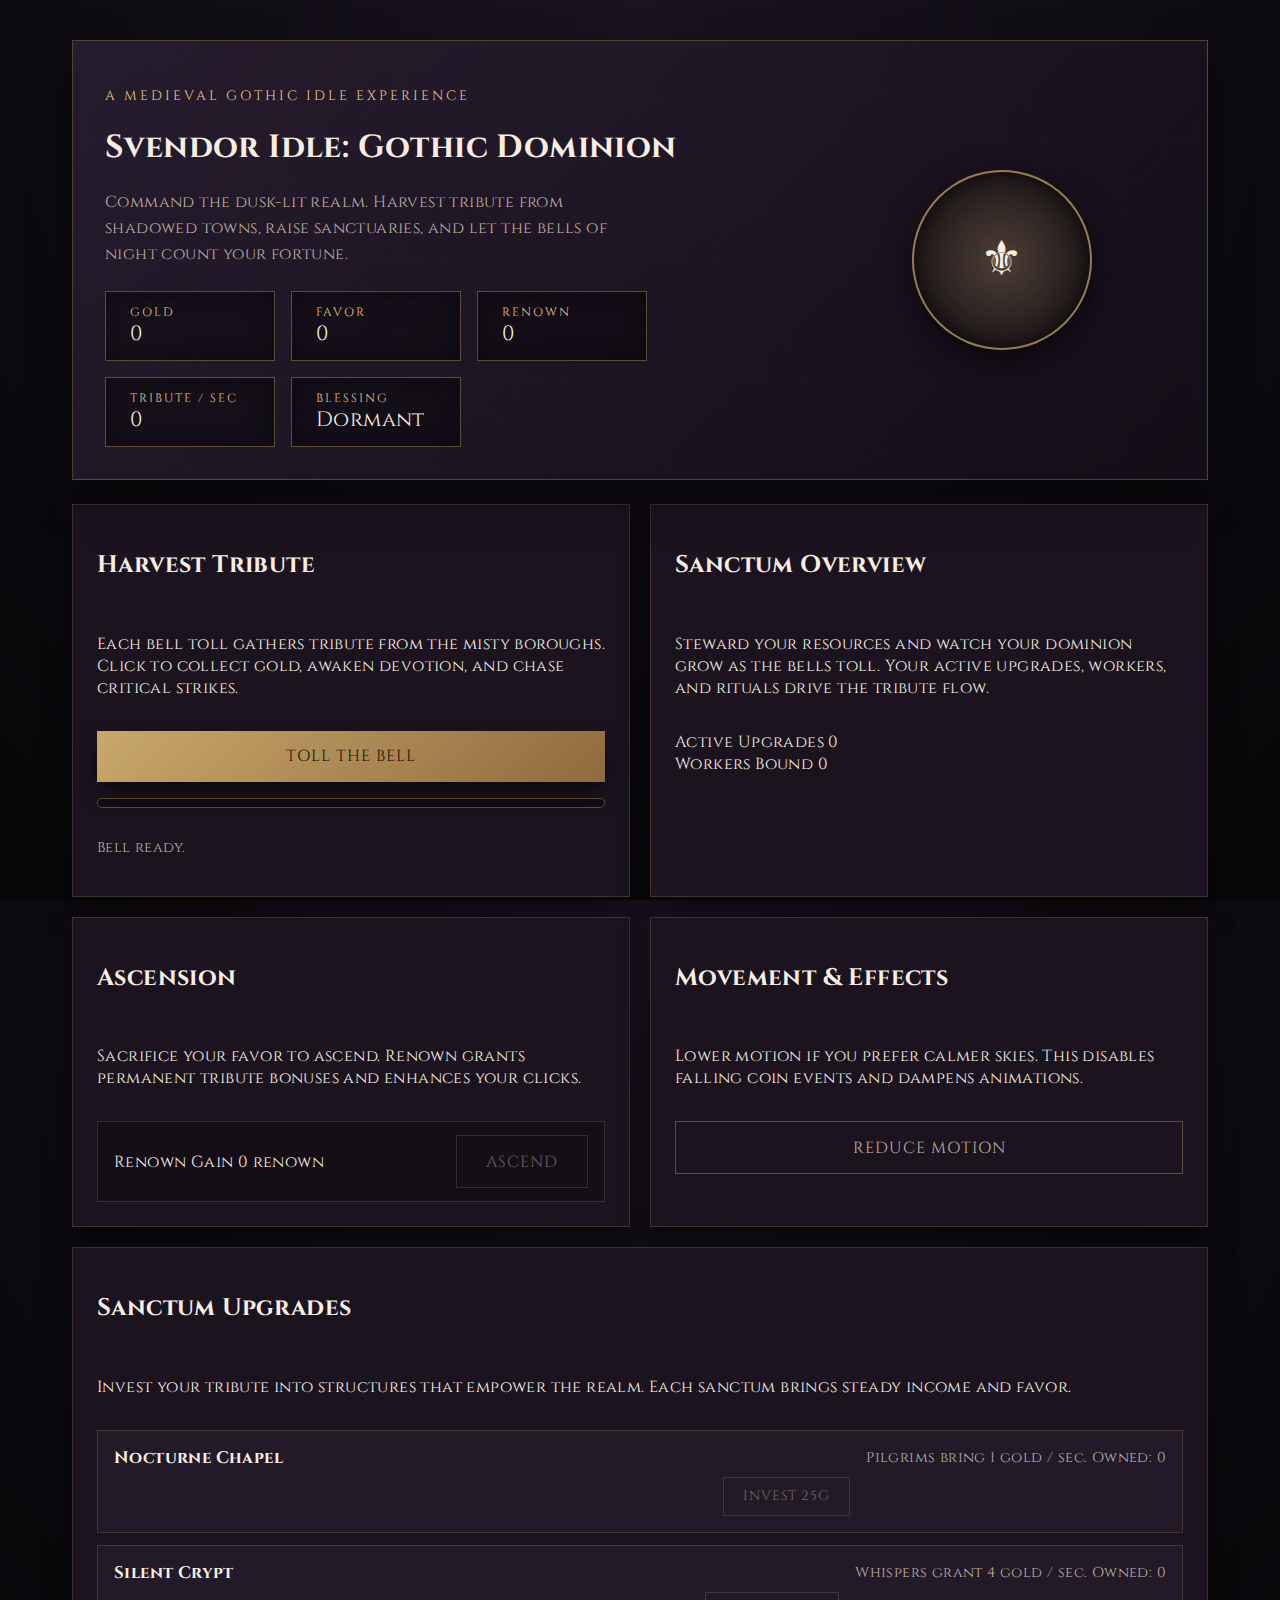
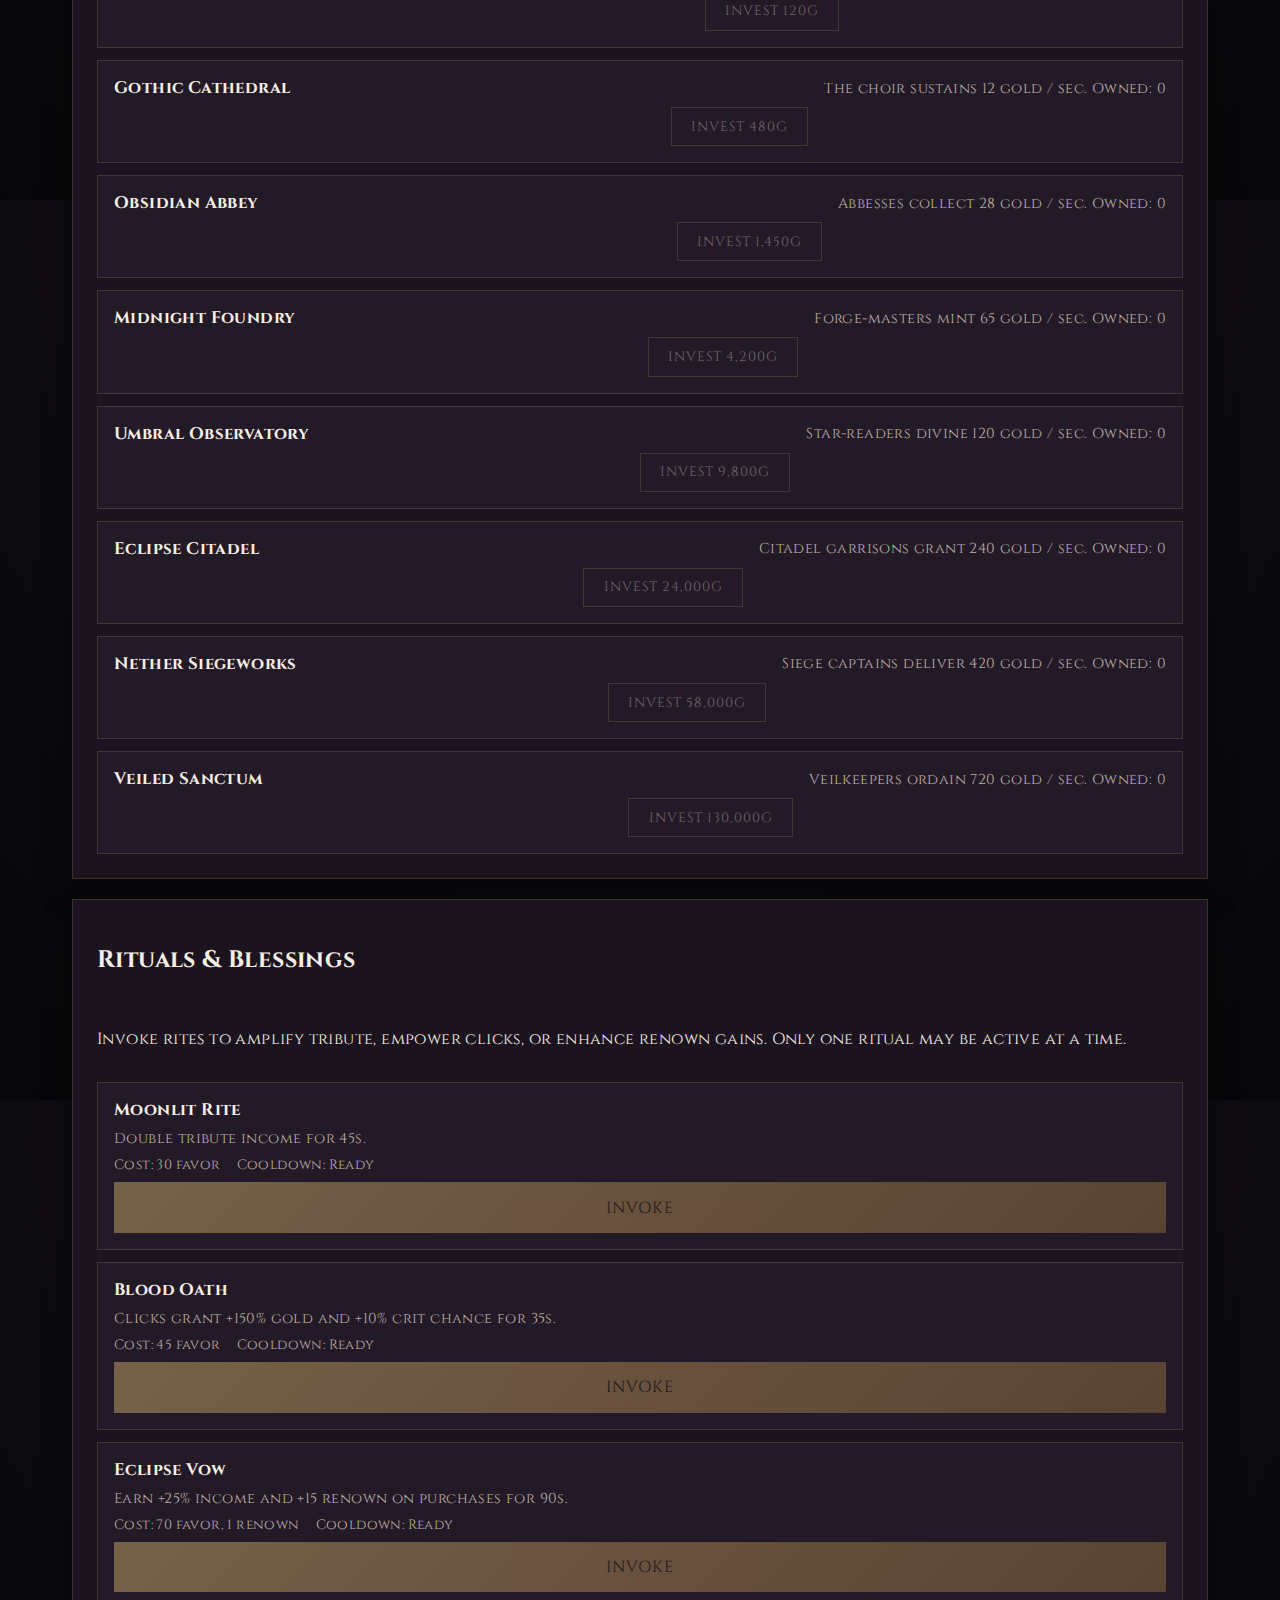
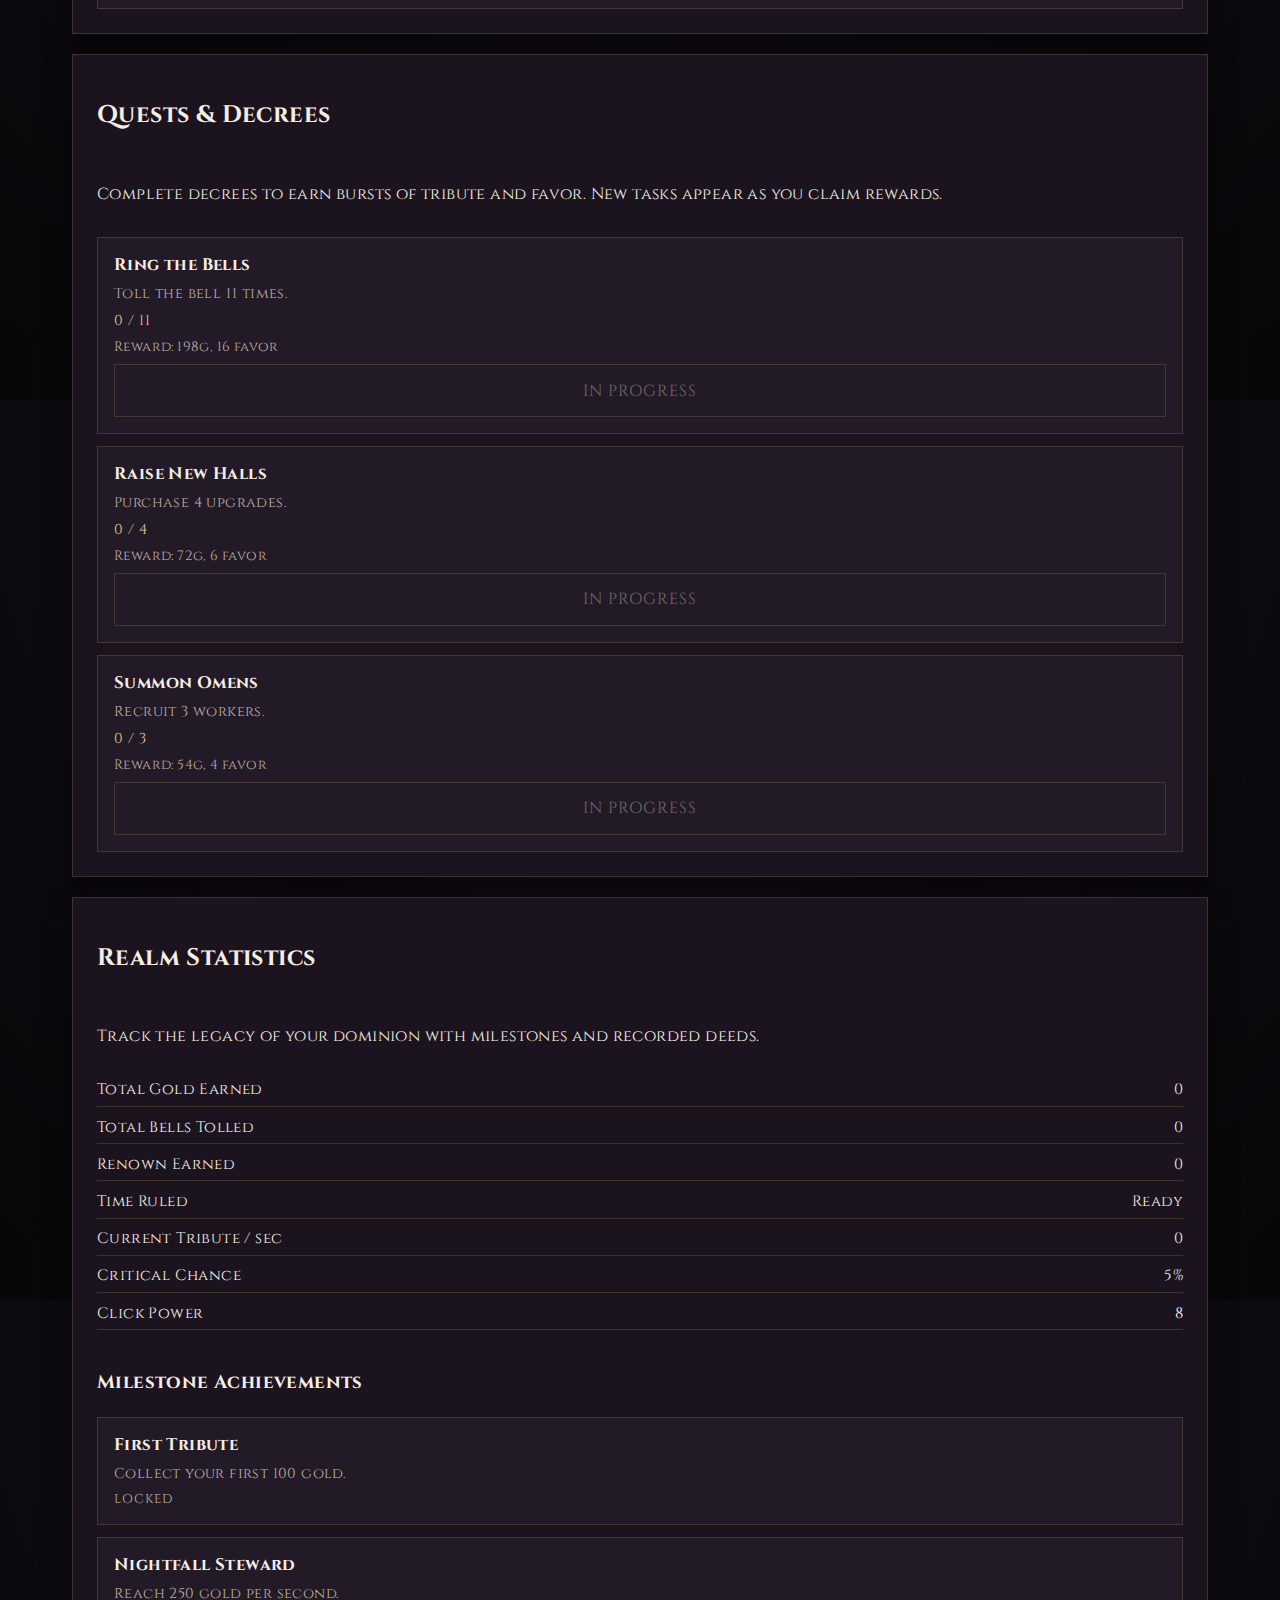
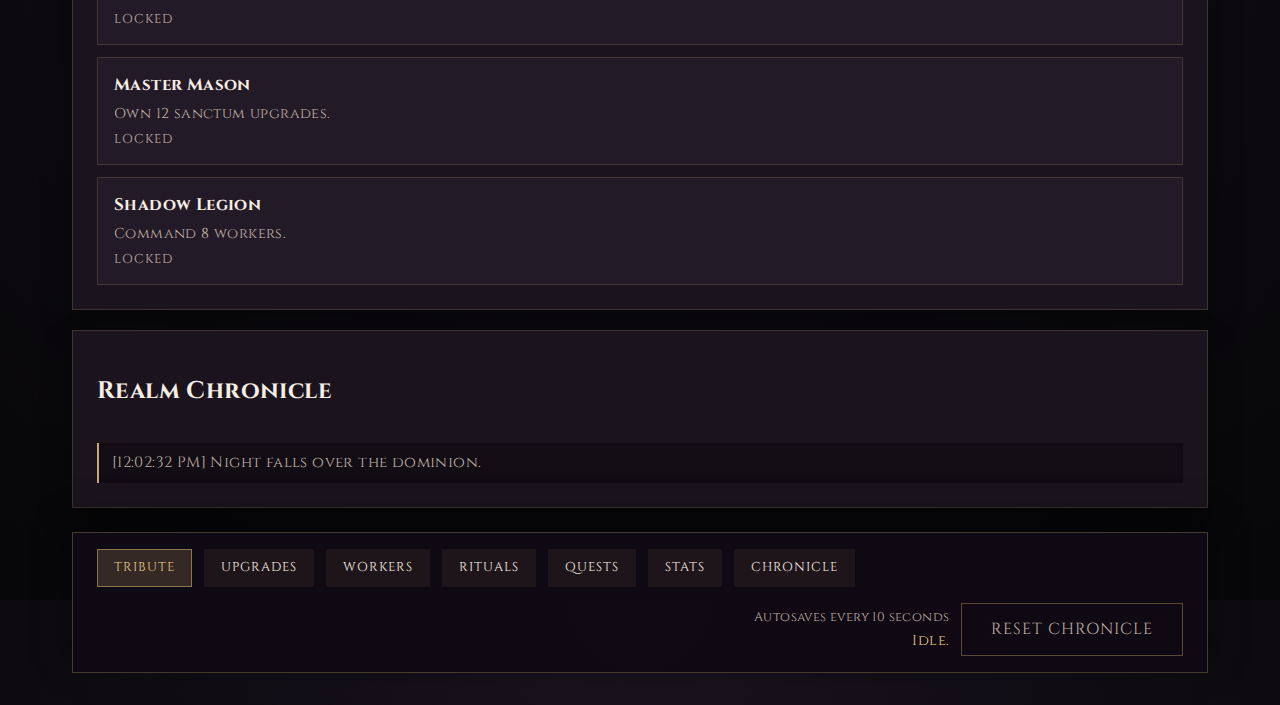
<file: index.html>
<!DOCTYPE html>
<html lang="en">
  <head>
    <meta charset="UTF-8" />
    <meta name="viewport" content="width=device-width, initial-scale=1.0" />
    <title>Svendor Idle: Gothic Dominion</title>
    <link rel="preconnect" href="https://fonts.googleapis.com" />
    <link rel="preconnect" href="https://fonts.gstatic.com" crossorigin />
    <link
      href="https://fonts.googleapis.com/css2?family=Cinzel:wght@400;600;700&family=IM+Fell+English:ital@0;1&display=swap"
      rel="stylesheet"
    />
    <link rel="stylesheet" href="styles.css" />
  </head>
  <body>
    <div class="page">
      <header class="hero">
        <div>
          <p class="subtitle">A medieval gothic idle experience</p>
          <h1>Svendor Idle: Gothic Dominion</h1>
          <p class="tagline">
            Command the dusk-lit realm. Harvest tribute from shadowed towns, raise
            sanctuaries, and let the bells of night count your fortune.
          </p>
          <div class="resource-panel">
            <div class="resource">
              <span class="label">Gold</span>
              <span class="value" id="goldValue">0</span>
            </div>
            <div class="resource">
              <span class="label">Favor</span>
              <span class="value" id="favorValue">0</span>
            </div>
            <div class="resource">
              <span class="label">Renown</span>
              <span class="value" id="renownValue">0</span>
            </div>
            <div class="resource">
              <span class="label">Tribute / sec</span>
              <span class="value" id="incomeValue">0</span>
            </div>
            <div class="resource">
              <span class="label">Blessing</span>
              <span class="value" id="blessingValue">Dormant</span>
            </div>
          </div>
        </div>
        <div class="sigil">
          <div class="sigil-inner">
            <span>⚜</span>
          </div>
        </div>
      </header>

      <main class="content">
        <section class="page-section page-section--grid is-active" id="section-tribute">
          <div class="panel">
            <h2>Harvest Tribute</h2>
            <p>
              Each bell toll gathers tribute from the misty boroughs. Click to
              collect gold, awaken devotion, and chase critical strikes.
            </p>
            <button id="harvestButton" class="primary">Toll the Bell</button>
            <div class="progress">
              <div class="progress-bar" id="bellProgress"></div>
            </div>
            <p class="progress-text" id="bellText">Bell ready.</p>
          </div>
          <div class="panel">
            <h2>Sanctum Overview</h2>
            <p>
              Steward your resources and watch your dominion grow as the bells
              toll. Your active upgrades, workers, and rituals drive the tribute
              flow.
            </p>
            <div class="tribute-summary">
              <div>
                <span class="label">Active Upgrades</span>
                <span class="value" id="upgradeCount">0</span>
              </div>
              <div>
                <span class="label">Workers Bound</span>
                <span class="value" id="workerCount">0</span>
              </div>
            </div>
          </div>
          <div class="panel">
            <h2>Ascension</h2>
            <p>
              Sacrifice your favor to ascend. Renown grants permanent tribute
              bonuses and enhances your clicks.
            </p>
            <div class="ascend-panel">
              <div>
                <span class="label">Renown Gain</span>
                <span class="value" id="ascendGain">0 renown</span>
              </div>
              <button id="ascendButton" class="ghost" type="button">Ascend</button>
            </div>
          </div>
          <div class="panel">
            <h2>Movement &amp; Effects</h2>
            <p>
              Lower motion if you prefer calmer skies. This disables falling
              coin events and dampens animations.
            </p>
            <button id="settingsToggle" class="ghost" type="button">Reduce Motion</button>
          </div>
        </section>

        <section class="page-section panel panel--scroll" id="section-upgrades">
          <h2>Sanctum Upgrades</h2>
          <p>
            Invest your tribute into structures that empower the realm. Each
            sanctum brings steady income and favor.
          </p>
          <div class="upgrades" id="upgradeList"></div>
        </section>

        <section class="page-section" id="section-workers">
          <div class="panel">
            <h2>Summon Mythical Workers</h2>
            <p>
              Spend favor to pull omens from the void. Rarer omens deliver
              greater tribute.
            </p>
            <div class="summon-row">
              <div>
                <span class="label">Summon Cost</span>
                <span class="value"><span id="summonCost">0</span> favor</span>
              </div>
              <button id="summonButton" class="primary" type="button">Summon Omen</button>
            </div>
          </div>
          <div class="panel panel--scroll">
            <h2>Worker Ledger</h2>
            <div class="cards" id="cardList"></div>
          </div>
        </section>

        <section class="page-section panel panel--scroll" id="section-rituals">
          <h2>Rituals &amp; Blessings</h2>
          <p>
            Invoke rites to amplify tribute, empower clicks, or enhance renown
            gains. Only one ritual may be active at a time.
          </p>
          <div class="rituals" id="ritualList"></div>
        </section>

        <section class="page-section panel panel--scroll" id="section-quests">
          <h2>Quests &amp; Decrees</h2>
          <p>
            Complete decrees to earn bursts of tribute and favor. New tasks
            appear as you claim rewards.
          </p>
          <div class="quests" id="questList"></div>
        </section>

        <section class="page-section panel panel--scroll" id="section-stats">
          <h2>Realm Statistics</h2>
          <p>
            Track the legacy of your dominion with milestones and recorded
            deeds.
          </p>
          <div class="stats" id="statsList"></div>
          <h3 class="subheading">Milestone Achievements</h3>
          <div class="achievements" id="achievementList"></div>
        </section>

        <section class="page-section panel panel--scroll" id="section-chronicle">
          <h2>Realm Chronicle</h2>
          <ul class="log" id="eventLog"></ul>
        </section>
      </main>

      <nav class="bottom-nav" aria-label="Primary">
        <div class="nav-links">
          <button class="nav-item is-active" type="button" data-target="section-tribute">
            Tribute
          </button>
          <button class="nav-item" type="button" data-target="section-upgrades">
            Upgrades
          </button>
          <button class="nav-item" type="button" data-target="section-workers">
            Workers
          </button>
          <button class="nav-item" type="button" data-target="section-rituals">
            Rituals
          </button>
          <button class="nav-item" type="button" data-target="section-quests">
            Quests
          </button>
          <button class="nav-item" type="button" data-target="section-stats">
            Stats
          </button>
          <button class="nav-item" type="button" data-target="section-chronicle">
            Chronicle
          </button>
        </div>
        <div class="nav-meta">
          <div class="nav-status">
            <span>Autosaves every 10 seconds</span>
            <span class="footer-status" id="saveStatus">Idle.</span>
          </div>
          <button id="resetButton" class="ghost">Reset Chronicle</button>
        </div>
      </nav>
    </div>
    <div class="event-overlay" id="eventOverlay" aria-live="polite"></div>

    <script src="script.js"></script>
  </body>
</html>
</file>
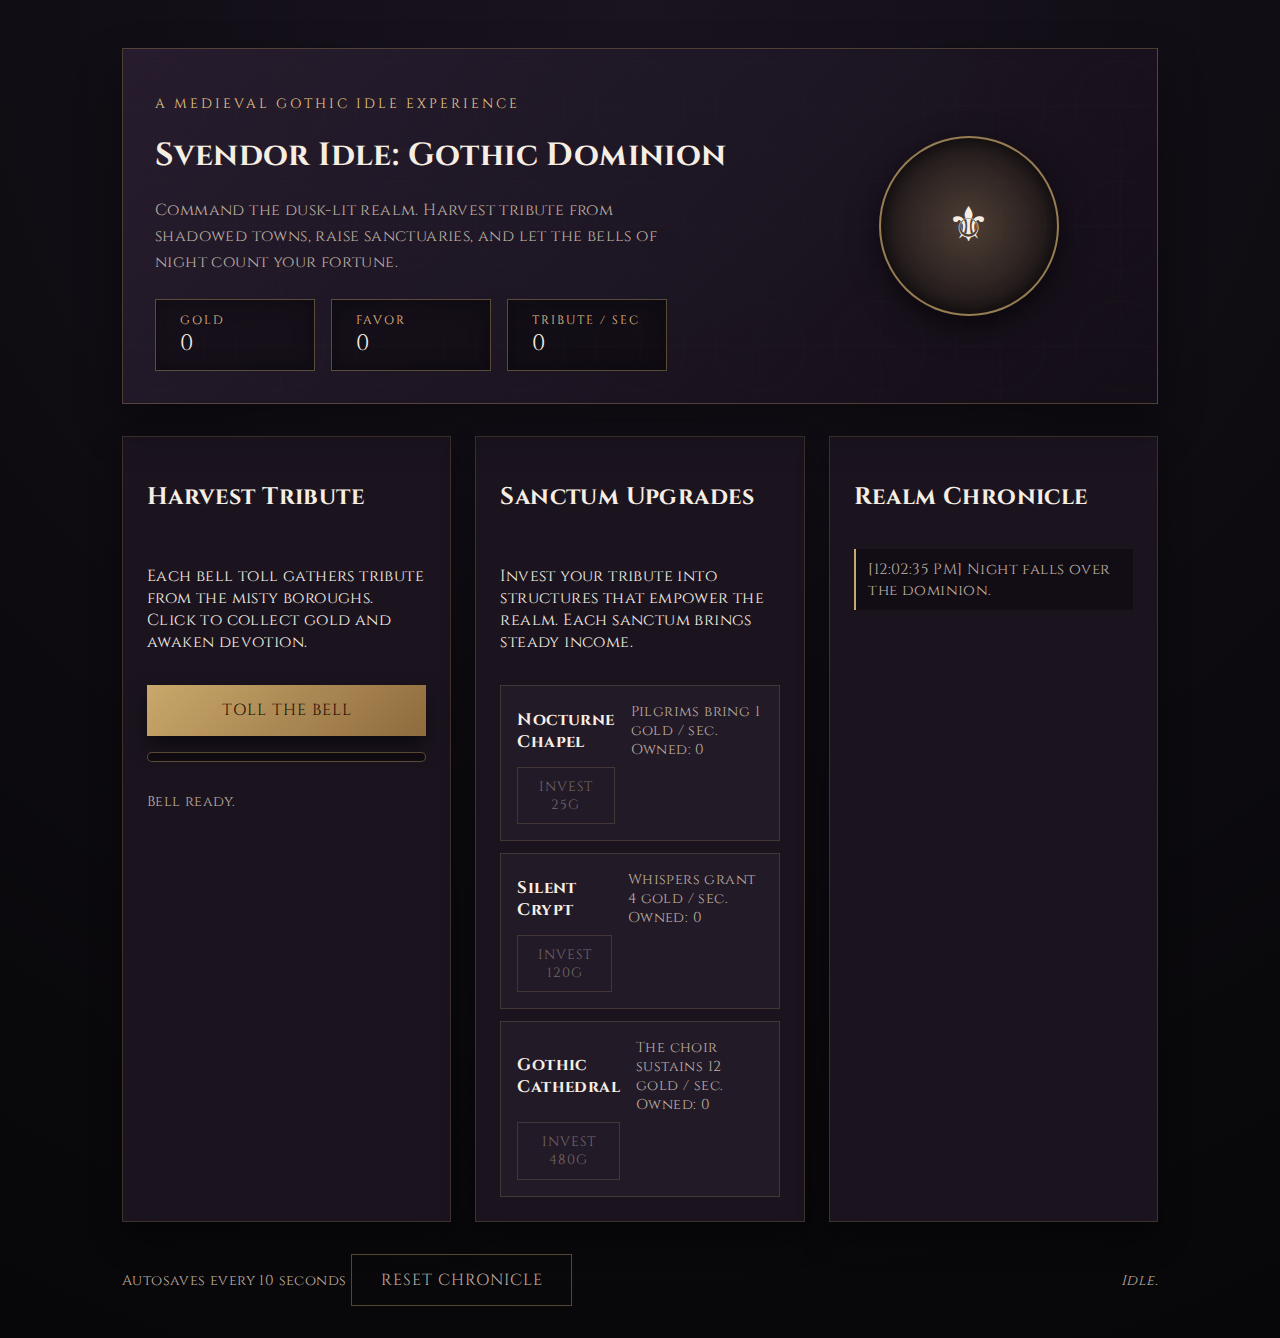
<file: public/index.html>
<!DOCTYPE html>
<html lang="en">
  <head>
    <meta charset="UTF-8" />
    <meta name="viewport" content="width=device-width, initial-scale=1.0" />
    <title>Svendor Idle: Gothic Dominion</title>
    <link rel="preconnect" href="https://fonts.googleapis.com" />
    <link rel="preconnect" href="https://fonts.gstatic.com" crossorigin />
    <link
      href="https://fonts.googleapis.com/css2?family=Cinzel:wght@400;600;700&family=IM+Fell+English:ital@0;1&display=swap"
      rel="stylesheet"
    />
    <link rel="stylesheet" href="styles.css" />
  </head>
  <body>
    <div class="page">
      <header class="hero">
        <div>
          <p class="subtitle">A medieval gothic idle experience</p>
          <h1>Svendor Idle: Gothic Dominion</h1>
          <p class="tagline">
            Command the dusk-lit realm. Harvest tribute from shadowed towns, raise
            sanctuaries, and let the bells of night count your fortune.
          </p>
          <div class="resource-panel">
            <div class="resource">
              <span class="label">Gold</span>
              <span class="value" id="goldValue">0</span>
            </div>
            <div class="resource">
              <span class="label">Favor</span>
              <span class="value" id="favorValue">0</span>
            </div>
            <div class="resource">
              <span class="label">Tribute / sec</span>
              <span class="value" id="incomeValue">0</span>
            </div>
          </div>
        </div>
        <div class="sigil">
          <div class="sigil-inner">
            <span>⚜</span>
          </div>
        </div>
      </header>

      <main class="content">
        <section class="panel">
          <h2>Harvest Tribute</h2>
          <p>
            Each bell toll gathers tribute from the misty boroughs. Click to
            collect gold and awaken devotion.
          </p>
          <button id="harvestButton" class="primary">Toll the Bell</button>
          <div class="progress">
            <div class="progress-bar" id="bellProgress"></div>
          </div>
          <p class="progress-text" id="bellText">Bell ready.</p>
        </section>

        <section class="panel">
          <h2>Sanctum Upgrades</h2>
          <p>
            Invest your tribute into structures that empower the realm. Each
            sanctum brings steady income.
          </p>
          <div class="upgrades" id="upgradeList"></div>
        </section>

        <section class="panel">
          <h2>Realm Chronicle</h2>
          <ul class="log" id="eventLog"></ul>
        </section>
      </main>

      <footer class="footer">
        <div>
          <span>Autosaves every 10 seconds</span>
          <button id="resetButton" class="ghost">Reset Chronicle</button>
        </div>
        <div class="footer-status" id="saveStatus">Idle.</div>
      </footer>
    </div>

    <script src="script.js"></script>
  </body>
</html>
</file>
<file: styles.css>
:root {
  color-scheme: dark;
  font-size: 16px;
  --bg: #0d0b10;
  --panel: #1b141f;
  --panel-light: #231a28;
  --accent: #c9a86b;
  --accent-strong: #e7c88a;
  --text: #f6eee3;
  --muted: #bdaea1;
  --danger: #a3483d;
  --success: #4f9c6d;
  --shadow: rgba(0, 0, 0, 0.4);
}

* {
  box-sizing: border-box;
}

html,
body {
  height: 100%;
}

body {
  margin: 0;
  min-height: 100vh;
  background: radial-gradient(circle at top, #1a1320 0%, #0d0b10 55%, #070608 100%);
  font-family: "IM Fell English", "Cinzel", serif;
  color: var(--text);
  letter-spacing: 0.4px;
  overflow: auto;
}

body.reduced-motion *,
body.reduced-motion *::before,
body.reduced-motion *::after {
  animation-duration: 0.01ms !important;
  animation-iteration-count: 1 !important;
  transition-duration: 0.01ms !important;
}

h1,
h2,
h3,
button,
.value {
  font-family: "Cinzel", serif;
}

h3 {
  margin: 0 0 0.35rem;
}

.page {
  max-width: 1200px;
  min-height: 100vh;
  margin: 0 auto;
  padding: 2.5rem 2rem 2rem;
  display: grid;
  grid-template-rows: auto 1fr auto;
  gap: 1.5rem;
}

.hero {
  display: grid;
  grid-template-columns: minmax(0, 2fr) minmax(0, 1fr);
  gap: 2rem;
  align-items: center;
  padding: 2rem;
  background: linear-gradient(135deg, rgba(40, 30, 48, 0.9), rgba(20, 14, 24, 0.9));
  border: 1px solid rgba(201, 168, 107, 0.3);
  box-shadow: 0 20px 40px var(--shadow);
  position: relative;
  overflow: hidden;
}

.hero::after {
  content: "";
  position: absolute;
  inset: 0;
  background: url("data:image/svg+xml,%3Csvg xmlns='http://www.w3.org/2000/svg' width='160' height='160' viewBox='0 0 160 160'%3E%3Cg fill='none' stroke='%23c9a86b' stroke-width='0.4' opacity='0.3'%3E%3Cpath d='M0 80h160M80 0v160'/%3E%3Ccircle cx='80' cy='80' r='60'/%3E%3C/g%3E%3C/svg%3E") center/120px;
  opacity: 0.2;
  pointer-events: none;
}

.subtitle {
  text-transform: uppercase;
  color: var(--accent-strong);
  font-size: 0.85rem;
  letter-spacing: 3px;
}

.tagline {
  color: var(--muted);
  line-height: 1.6;
  max-width: 540px;
}

.resource-panel {
  display: flex;
  flex-wrap: wrap;
  gap: 1rem;
  margin-top: 1.5rem;
}

.resource {
  background: rgba(0, 0, 0, 0.35);
  border: 1px solid rgba(201, 168, 107, 0.4);
  padding: 0.75rem 1.5rem;
  min-width: 170px;
  box-shadow: inset 0 0 20px rgba(0, 0, 0, 0.35);
}

.resource .label {
  display: block;
  font-size: 0.75rem;
  text-transform: uppercase;
  letter-spacing: 2px;
  color: var(--accent-strong);
}

.resource .value {
  font-size: 1.3rem;
}

.sigil {
  display: flex;
  justify-content: center;
}

.sigil-inner {
  width: 180px;
  height: 180px;
  border: 2px solid rgba(201, 168, 107, 0.7);
  border-radius: 50%;
  display: grid;
  place-items: center;
  font-size: 3rem;
  background: radial-gradient(circle at center, rgba(201, 168, 107, 0.3), rgba(12, 8, 14, 0.9));
  box-shadow: inset 0 0 20px rgba(0, 0, 0, 0.7), 0 10px 30px rgba(0, 0, 0, 0.6);
}

.content {
  display: flex;
  flex-direction: column;
  gap: 1.25rem;
  min-height: 0;
}

.page-section {
  display: none;
}

.page-section.is-active {
  display: flex;
  flex-direction: column;
  gap: 1.25rem;
}

.page-section.is-active.page-section--grid {
  display: grid;
  grid-template-columns: repeat(2, minmax(0, 1fr));
  gap: 1.25rem;
}

.panel {
  background: var(--panel);
  padding: 1.5rem;
  border: 1px solid rgba(201, 168, 107, 0.2);
  box-shadow: 0 16px 28px var(--shadow);
  display: flex;
  flex-direction: column;
  gap: 1rem;
  min-height: 0;
}

.panel--scroll {
  overflow: auto;
}

.primary,
.ghost {
  border: none;
  cursor: pointer;
  padding: 0.9rem 1.8rem;
  font-size: 1rem;
  letter-spacing: 1px;
  text-transform: uppercase;
  transition: transform 0.2s ease, box-shadow 0.2s ease;
}

.primary {
  background: linear-gradient(135deg, var(--accent), #8f6b3d);
  color: #1a0f07;
  box-shadow: 0 10px 20px rgba(0, 0, 0, 0.5);
}

.primary:hover {
  transform: translateY(-2px);
  box-shadow: 0 14px 24px rgba(0, 0, 0, 0.6);
}

.ghost {
  background: transparent;
  color: var(--muted);
  border: 1px solid rgba(201, 168, 107, 0.4);
}

.primary:disabled,
.ghost:disabled {
  cursor: not-allowed;
  opacity: 0.5;
  box-shadow: none;
  transform: none;
}

.progress {
  width: 100%;
  height: 10px;
  background: rgba(0, 0, 0, 0.4);
  border-radius: 999px;
  overflow: hidden;
  border: 1px solid rgba(201, 168, 107, 0.4);
}

.progress-bar {
  height: 100%;
  width: 0;
  background: linear-gradient(90deg, rgba(201, 168, 107, 0.9), rgba(231, 200, 138, 0.6));
  transition: width 0.2s ease;
}

.progress-text {
  font-size: 0.9rem;
  color: var(--muted);
}

.ascend-panel,
.summon-row {
  display: flex;
  align-items: center;
  justify-content: space-between;
  gap: 1rem;
  flex-wrap: wrap;
  background: rgba(0, 0, 0, 0.25);
  padding: 0.8rem 1rem;
  border: 1px solid rgba(201, 168, 107, 0.2);
}

.bottom-nav {
  display: flex;
  flex-wrap: wrap;
  gap: 1rem;
  align-items: center;
  padding: 1rem 1.5rem;
  background: rgba(16, 10, 20, 0.95);
  border: 1px solid rgba(201, 168, 107, 0.3);
  box-shadow: 0 -10px 30px rgba(0, 0, 0, 0.5);
}

.nav-links {
  display: flex;
  flex-wrap: wrap;
  gap: 0.75rem;
}

.nav-meta {
  display: flex;
  flex-wrap: wrap;
  gap: 0.75rem;
  align-items: center;
  margin-left: auto;
}

.nav-item {
  border: 1px solid transparent;
  background: rgba(201, 168, 107, 0.08);
  color: var(--text);
  padding: 0.6rem 1rem;
  font-family: "Cinzel", serif;
  text-transform: uppercase;
  letter-spacing: 1px;
  font-size: 0.8rem;
  cursor: pointer;
}

.nav-item.is-active {
  border-color: rgba(201, 168, 107, 0.6);
  background: rgba(201, 168, 107, 0.2);
  color: var(--accent-strong);
}

.nav-status {
  display: flex;
  flex-direction: column;
  gap: 0.35rem;
  font-size: 0.8rem;
  color: var(--muted);
  text-align: right;
}

.footer-status {
  color: var(--accent-strong);
  font-size: 0.9rem;
}

.upgrades,
.cards,
.rituals,
.quests,
.achievements {
  display: flex;
  flex-direction: column;
  gap: 0.75rem;
}

.upgrade-card,
.card-entry,
.ritual-card,
.quest-card,
.achievement-card {
  padding: 1rem;
  background: var(--panel-light);
  border: 1px solid rgba(201, 168, 107, 0.2);
  display: grid;
  grid-template-columns: 1fr auto;
  gap: 0.5rem 1rem;
  align-items: center;
}

.ritual-card,
.quest-card,
.achievement-card {
  grid-template-columns: 1fr;
}

.quest-card.is-complete {
  border-color: rgba(79, 156, 109, 0.5);
  box-shadow: 0 0 18px rgba(79, 156, 109, 0.2);
}

.achievement-card.is-unlocked {
  border-color: rgba(201, 168, 107, 0.5);
  background: linear-gradient(135deg, rgba(34, 26, 40, 0.9), rgba(20, 15, 26, 0.95));
}

.card-entry {
  background: linear-gradient(135deg, rgba(25, 18, 32, 0.9), rgba(12, 9, 15, 0.8));
}

.card-entry h3,
.upgrade-card h3,
.ritual-card h3,
.quest-card h3,
.achievement-card h3 {
  margin: 0;
  font-size: 1.05rem;
}

.card-entry p,
.upgrade-card p,
.ritual-card p,
.quest-card p,
.achievement-card p {
  margin: 0;
  color: var(--muted);
  font-size: 0.9rem;
}

.rarity {
  text-transform: uppercase;
  letter-spacing: 2px;
  font-size: 0.7rem;
  color: var(--accent-strong);
}

.rarity--rare {
  color: #7bc2ff;
}

.rarity--epic {
  color: #c97bff;
}

.rarity--legendary {
  color: #ffd56b;
}

.card-count {
  justify-self: end;
  background: rgba(0, 0, 0, 0.4);
  border: 1px solid rgba(201, 168, 107, 0.4);
  padding: 0.35rem 0.65rem;
  border-radius: 999px;
  font-size: 0.8rem;
}

.upgrade-card button {
  justify-self: end;
  padding: 0.6rem 1.2rem;
  font-size: 0.85rem;
}

.ritual-meta {
  display: flex;
  gap: 1rem;
  flex-wrap: wrap;
  font-size: 0.85rem;
  color: var(--muted);
}

.quest-progress {
  font-size: 0.9rem;
  color: var(--accent-strong);
}

.quest-reward {
  font-size: 0.85rem;
  color: var(--muted);
}

.stats {
  display: grid;
  gap: 0.6rem;
}

.stats-row {
  display: flex;
  justify-content: space-between;
  border-bottom: 1px solid rgba(201, 168, 107, 0.2);
  padding-bottom: 0.35rem;
  font-size: 0.95rem;
}

.subheading {
  margin-top: 1.5rem;
}

.achievement-status {
  font-size: 0.8rem;
  color: var(--muted);
  text-transform: uppercase;
  letter-spacing: 1px;
}

.log {
  list-style: none;
  padding: 0;
  margin: 0;
  display: flex;
  flex-direction: column;
  gap: 0.75rem;
  font-size: 0.95rem;
  color: var(--muted);
}

.log li {
  background: rgba(0, 0, 0, 0.3);
  padding: 0.6rem 0.8rem;
  border-left: 2px solid var(--accent);
}

.event-overlay {
  position: fixed;
  inset: 0;
  pointer-events: none;
  overflow: hidden;
  z-index: 20;
}

.event-overlay.active {
  pointer-events: auto;
}

.falling-coin,
.falling-chest {
  position: absolute;
  top: -40px;
  font-size: 1.6rem;
  animation: fall linear forwards;
  cursor: pointer;
  text-shadow: 0 2px 10px rgba(0, 0, 0, 0.6);
}

.falling-chest {
  font-size: 2rem;
}

@keyframes fall {
  to {
    transform: translateY(110vh);
  }
}

@media (max-width: 960px) {
  .hero {
    grid-template-columns: 1fr;
  }

  .sigil {
    order: -1;
  }

  .page-section.is-active.page-section--grid {
    grid-template-columns: 1fr;
  }
}

@media (max-width: 700px) {
  .page {
    padding: 2rem 1.2rem;
  }

  .resource-panel {
    flex-direction: column;
  }

  .nav-meta {
    width: 100%;
    justify-content: space-between;
  }
}
</file>
<file: public/styles.css>
:root {
  color-scheme: dark;
  font-size: 16px;
  --bg: #0d0b10;
  --panel: #1b141f;
  --panel-light: #231a28;
  --accent: #c9a86b;
  --accent-strong: #e7c88a;
  --text: #f6eee3;
  --muted: #bdaea1;
  --danger: #a3483d;
  --shadow: rgba(0, 0, 0, 0.4);
}

* {
  box-sizing: border-box;
}

body {
  margin: 0;
  min-height: 100vh;
  background: radial-gradient(circle at top, #1a1320 0%, #0d0b10 55%, #070608 100%);
  font-family: "IM Fell English", "Cinzel", serif;
  color: var(--text);
  letter-spacing: 0.4px;
}

h1,
h2,
button,
.value {
  font-family: "Cinzel", serif;
}

.page {
  max-width: 1100px;
  margin: 0 auto;
  padding: 3rem 2rem 2rem;
  display: flex;
  flex-direction: column;
  gap: 2rem;
}

.hero {
  display: grid;
  grid-template-columns: minmax(0, 2fr) minmax(0, 1fr);
  gap: 2rem;
  align-items: center;
  padding: 2rem;
  background: linear-gradient(135deg, rgba(40, 30, 48, 0.9), rgba(20, 14, 24, 0.9));
  border: 1px solid rgba(201, 168, 107, 0.3);
  box-shadow: 0 20px 40px var(--shadow);
  position: relative;
  overflow: hidden;
}

.hero::after {
  content: "";
  position: absolute;
  inset: 0;
  background: url("data:image/svg+xml,%3Csvg xmlns='http://www.w3.org/2000/svg' width='160' height='160' viewBox='0 0 160 160'%3E%3Cg fill='none' stroke='%23c9a86b' stroke-width='0.4' opacity='0.3'%3E%3Cpath d='M0 80h160M80 0v160'/%3E%3Ccircle cx='80' cy='80' r='60'/%3E%3C/g%3E%3C/svg%3E") center/120px;
  opacity: 0.2;
  pointer-events: none;
}

.subtitle {
  text-transform: uppercase;
  color: var(--accent-strong);
  font-size: 0.85rem;
  letter-spacing: 3px;
}

.tagline {
  color: var(--muted);
  line-height: 1.6;
  max-width: 540px;
}

.resource-panel {
  display: flex;
  flex-wrap: wrap;
  gap: 1rem;
  margin-top: 1.5rem;
}

.resource {
  background: rgba(0, 0, 0, 0.35);
  border: 1px solid rgba(201, 168, 107, 0.4);
  padding: 0.75rem 1.5rem;
  min-width: 160px;
  box-shadow: inset 0 0 20px rgba(0, 0, 0, 0.35);
}

.resource .label {
  display: block;
  font-size: 0.75rem;
  text-transform: uppercase;
  letter-spacing: 2px;
  color: var(--accent-strong);
}

.resource .value {
  font-size: 1.4rem;
}

.sigil {
  display: flex;
  justify-content: center;
}

.sigil-inner {
  width: 180px;
  height: 180px;
  border: 2px solid rgba(201, 168, 107, 0.7);
  border-radius: 50%;
  display: grid;
  place-items: center;
  font-size: 3rem;
  background: radial-gradient(circle at center, rgba(201, 168, 107, 0.3), rgba(12, 8, 14, 0.9));
  box-shadow: inset 0 0 20px rgba(0, 0, 0, 0.7), 0 10px 30px rgba(0, 0, 0, 0.6);
}

.content {
  display: grid;
  grid-template-columns: repeat(auto-fit, minmax(280px, 1fr));
  gap: 1.5rem;
}

.panel {
  background: var(--panel);
  padding: 1.5rem;
  border: 1px solid rgba(201, 168, 107, 0.2);
  box-shadow: 0 16px 28px var(--shadow);
  min-height: 300px;
  display: flex;
  flex-direction: column;
  gap: 1rem;
}

.primary,
.ghost {
  border: none;
  cursor: pointer;
  padding: 0.9rem 1.8rem;
  font-size: 1rem;
  letter-spacing: 1px;
  text-transform: uppercase;
  transition: transform 0.2s ease, box-shadow 0.2s ease;
}

.primary {
  background: linear-gradient(135deg, var(--accent), #8f6b3d);
  color: #1a0f07;
  box-shadow: 0 10px 20px rgba(0, 0, 0, 0.5);
}

.primary:hover {
  transform: translateY(-2px);
  box-shadow: 0 14px 24px rgba(0, 0, 0, 0.6);
}

.ghost {
  background: transparent;
  color: var(--muted);
  border: 1px solid rgba(201, 168, 107, 0.4);
}

.progress {
  width: 100%;
  height: 10px;
  background: rgba(0, 0, 0, 0.4);
  border-radius: 999px;
  overflow: hidden;
  border: 1px solid rgba(201, 168, 107, 0.4);
}

.progress-bar {
  height: 100%;
  width: 0;
  background: linear-gradient(90deg, rgba(201, 168, 107, 0.9), rgba(231, 200, 138, 0.6));
  transition: width 0.2s ease;
}

.progress-text {
  font-size: 0.9rem;
  color: var(--muted);
}

.upgrades {
  display: flex;
  flex-direction: column;
  gap: 0.75rem;
}

.upgrade-card {
  padding: 1rem;
  background: var(--panel-light);
  border: 1px solid rgba(201, 168, 107, 0.2);
  display: grid;
  grid-template-columns: 1fr auto;
  gap: 0.5rem 1rem;
  align-items: center;
}

.upgrade-card h3 {
  margin: 0;
  font-size: 1.05rem;
}

.upgrade-card p {
  margin: 0;
  color: var(--muted);
  font-size: 0.9rem;
}

.upgrade-card button {
  justify-self: end;
  padding: 0.6rem 1.2rem;
  font-size: 0.85rem;
}

.upgrade-card button:disabled {
  cursor: not-allowed;
  opacity: 0.5;
}

.log {
  list-style: none;
  padding: 0;
  margin: 0;
  display: flex;
  flex-direction: column;
  gap: 0.75rem;
  font-size: 0.95rem;
  color: var(--muted);
}

.log li {
  background: rgba(0, 0, 0, 0.3);
  padding: 0.6rem 0.8rem;
  border-left: 2px solid var(--accent);
}

.footer {
  display: flex;
  flex-wrap: wrap;
  justify-content: space-between;
  align-items: center;
  gap: 1rem;
  font-size: 0.9rem;
  color: var(--muted);
}

.footer-status {
  font-style: italic;
}

@media (max-width: 860px) {
  .hero {
    grid-template-columns: 1fr;
  }

  .sigil {
    order: -1;
  }
}

@media (max-width: 600px) {
  .page {
    padding: 2rem 1.2rem;
  }

  .resource-panel {
    flex-direction: column;
  }
}
</file>
